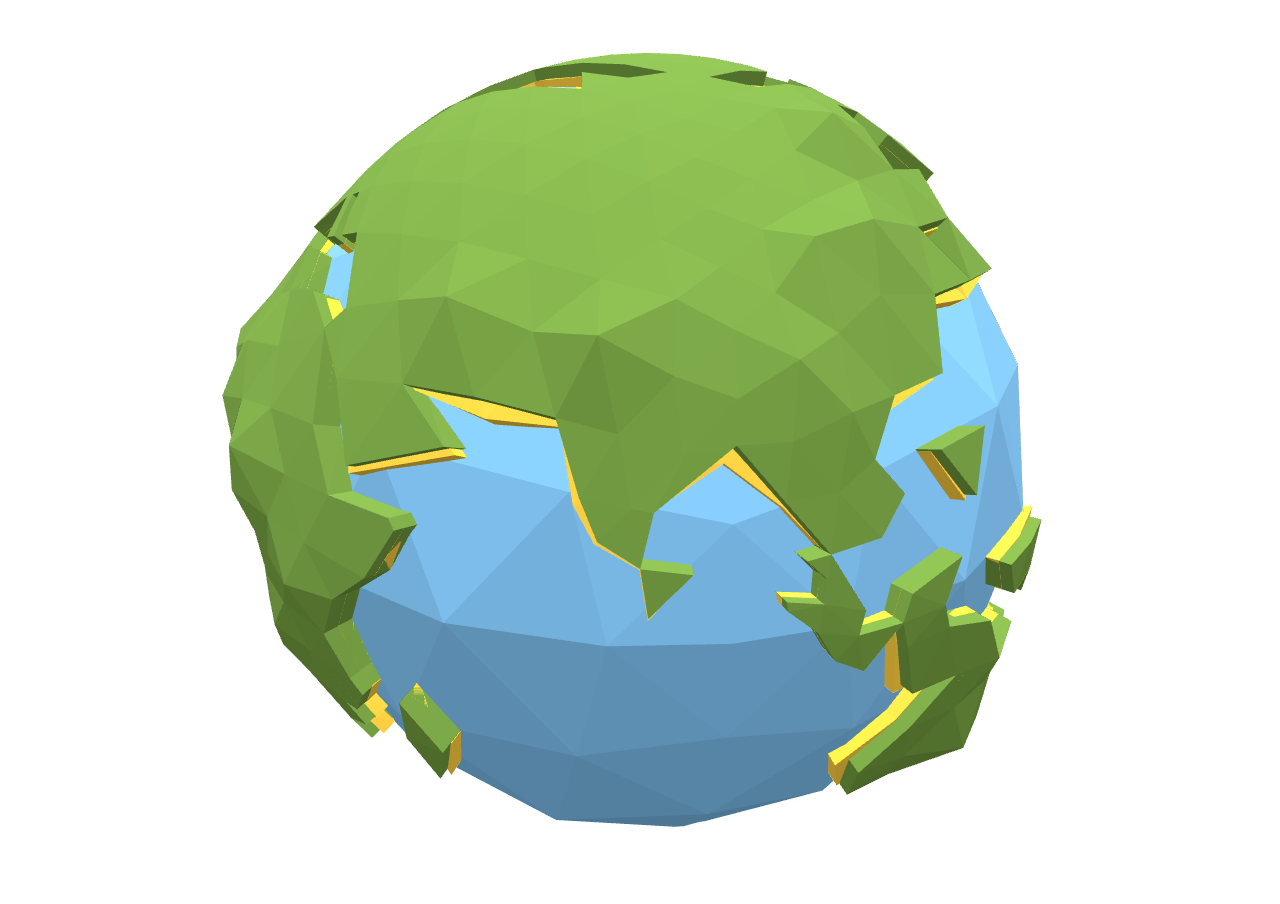
<file: index.html>
<!DOCTYPE html>
<html lang="en">
	<head>
		<link rel="stylesheet" href="stylesheet.css">
		<title>glTF Loader</title>
		<meta charset="utf-8">
		<meta name="viewport" content="width=device-width, user-scalable=no, minimum-scale=1.0, maximum-scale=1.0">
	</head>

  <body>
    <script src="js/three.js"></script>
    <script src="js/GLTFLoader.js"></script>
    <script src="js/OrbitControls.js"></script>
    <script src="js/WebGL.js"></script>

		<section id="loading-screen">

			<div class="gooey">
				<span class="dot"></span>
				<div class="dots">
					<span></span>
					<span></span>
					<span></span>
				</div>
			</div>

		</section>

    <script>

			if ( WEBGL.isWebGLAvailable() === false ) {

				document.body.appendChild( WEBGL.getWebGLErrorMessage() );

			}

			var container, controls;
			var camera, scene, renderer, object;

			var box, center, size, maxAxis;

			init();
			animate();

			function init() {

				container = document.createElement( 'div' );
				document.body.appendChild( container );

        // SCENE

				scene = new THREE.Scene();
				// scene.background = new THREE.Color( 0xFFFFFF );

				// LOADING

				const loadingManager = new THREE.LoadingManager( () => {

					const loadingScreen = document.getElementById( 'loading-screen' );
					loadingScreen.classList.add( 'fade-out' );

					// optional: remove loader from DOM via event listener
					loadingScreen.addEventListener( 'transitionend', onTransitionEnd );

				} );

				// CAMERA

				camera = new THREE.PerspectiveCamera( 45, window.innerWidth / window.innerHeight, 0.25, 1000 );
				camera.position.set( 0, 8, 20 ); // x, y, z

				// CONTROLS

				controls = new THREE.OrbitControls( camera, container );
				controls.target.set( 0, - 0.2, - 0.2 );
				controls.update();

        // LIGHTS

				var light = new THREE.HemisphereLight( 0xffffff, 0x444444 );
				light.position.set( 0, 20, 0 );
				scene.add( light );

				light = new THREE.DirectionalLight( 0xffffff );
				light.position.set( 0, 20, 2 );
				scene.add( light );

        // var light = new THREE.AmbientLight(0xffffff, 1.0);
        // scene.add(light);

				// MODEL

				var loader = new THREE.GLTFLoader( loadingManager );
				loader.load( 'model/Earth/1227 Earth.gltf', function ( gltf ) {

          object = gltf.scene;

					// object.traverse( function ( child ) {
					//
					// 	if ( child.isMesh ) {
					//
					// 		}
					//
					// } );

					// SCALE AND CENTER

					var box = new THREE.Box3().setFromObject(object);
					var center = box.getCenter(new THREE.Vector3());
					var size = box.getSize(new THREE.Vector3());
					var maxAxis = Math.max(size.x, size.y, size.z);

					object.scale.multiplyScalar(15.0 / maxAxis);
					box.setFromObject(object);
					box.getCenter(center);
					box.getSize(size);
					object.position.copy(center).multiplyScalar(-1);
					// object.position.y += (size.y * 0.125);

					// SHOW OBJECT

          scene.add( object );

					// VISUAL HELPERS
          // var axesHelper = new THREE.AxesHelper( 100 );
          // scene.add( axesHelper );
					//
					// var radius = 25;
					// var radials = 16;
					// var circles = 20;
					// var divisions = 64;
					//
					// var gridHelper = new THREE.PolarGridHelper( radius, radials, circles, divisions );
					// scene.add( gridHelper );
					//
					// var boxHelper = new THREE.BoxHelper( object, 0x000000 );
					// scene.add( boxHelper );
					//
					// scene.add( new THREE.CameraHelper( light.shadow.camera ) );

				} );

        // BACKGROUND
				renderer = new THREE.WebGLRenderer( { antialias: true }, { alpha: true } );
				renderer.setPixelRatio( window.devicePixelRatio );
				renderer.setSize( window.innerWidth, window.innerHeight );
        renderer.setClearColor( 0xFFFFFF, 1 );
				renderer.gammaOutput = true;
				renderer.gammaFactor = 2.2;
				container.appendChild( renderer.domElement );

				window.addEventListener( 'resize', onWindowResize, false );

			}

			function onWindowResize() {

				camera.aspect = window.innerWidth / window.innerHeight;
				camera.updateProjectionMatrix();
				renderer.setSize( window.innerWidth, window.innerHeight );

			}


			function animate() {

        if (object) {
            object.rotation.y += 0.005;
        }

				requestAnimationFrame( animate );
				renderer.render( scene, camera );

			}

			function onTransitionEnd( event ) {

				const element = event.target;
				element.remove();

		}

		</script>

  </body>
</html>
</file>
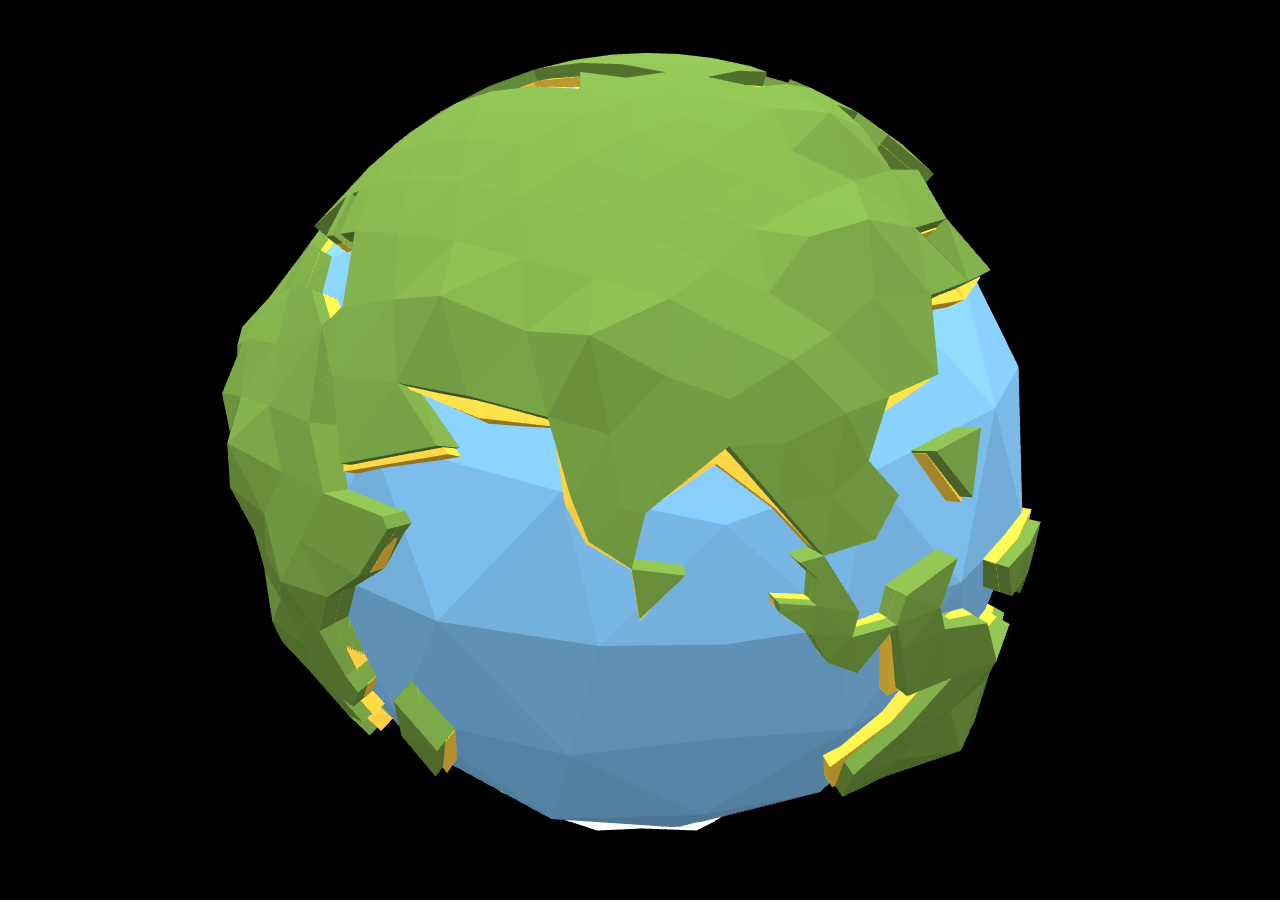
<file: loader.html>
<!DOCTYPE html>
<html lang="en">
	<head>
		<link rel="stylesheet" href="stylesheet.css">
		<title>glTF Loader</title>
		<meta charset="utf-8">
		<meta name="viewport" content="width=device-width, user-scalable=no, minimum-scale=1.0, maximum-scale=1.0">
	</head>

  <body>
    <script src="js/three.js"></script>
    <script src="js/GLTFLoader.js"></script>
    <script src="js/OrbitControls.js"></script>
    <script src="js/WebGL.js"></script>

		<section id="loading-screen">

			<div class="gooey">
				<span class="dot"></span>
				<div class="dots">
					<span></span>
					<span></span>
					<span></span>
				</div>
			</div>

		</section>

    <script>

			if ( WEBGL.isWebGLAvailable() === false ) {

				document.body.appendChild( WEBGL.getWebGLErrorMessage() );

			}

			var container, controls;
			var camera, scene, renderer, object;

			var box, center, size, maxAxis;

			init();
			animate();

			function init() {

				container = document.createElement( 'div' );
				document.body.appendChild( container );

        // SCENE

				scene = new THREE.Scene();
				// scene.background = new THREE.Color( 0xFFFFFF );

				// LOADING

				const loadingManager = new THREE.LoadingManager( () => {

					const loadingScreen = document.getElementById( 'loading-screen' );
					loadingScreen.classList.add( 'fade-out' );

					// optional: remove loader from DOM via event listener
					loadingScreen.addEventListener( 'transitionend', onTransitionEnd );

				} );

				// CAMERA

				camera = new THREE.PerspectiveCamera( 45, window.innerWidth / window.innerHeight, 0.25, 1000 );
				camera.position.set( 0, 8, 20 ); // x, y, z

				// CONTROLS

				controls = new THREE.OrbitControls( camera, container );
				controls.target.set( 0, - 0.2, - 0.2 );
				controls.update();

        // LIGHTS

				var light = new THREE.HemisphereLight( 0xffffff, 0x444444 );
				light.position.set( 0, 20, 0 );
				scene.add( light );

				light = new THREE.DirectionalLight( 0xffffff );
				light.position.set( 0, 20, 2 );
				scene.add( light );

        // var light = new THREE.AmbientLight(0xffffff, 1.0);
        // scene.add(light);

				// MODEL

				var loader = new THREE.GLTFLoader( loadingManager );
				loader.load( 'model/Earth/1227 Earth.gltf', function ( gltf ) {

          object = gltf.scene;

					// object.traverse( function ( child ) {
					//
					// 	if ( child.isMesh ) {
					//
					// 		}
					//
					// } );

					// SCALE AND CENTER

					var box = new THREE.Box3().setFromObject(object);
					var center = box.getCenter(new THREE.Vector3());
					var size = box.getSize(new THREE.Vector3());
					var maxAxis = Math.max(size.x, size.y, size.z);

					object.scale.multiplyScalar(15.0 / maxAxis);
					box.setFromObject(object);
					box.getCenter(center);
					box.getSize(size);
					object.position.copy(center).multiplyScalar(-1);
					// object.position.y += (size.y * 0.125);

					// SHOW OBJECT

          scene.add( object );

					// VISUAL HELPERS
          // var axesHelper = new THREE.AxesHelper( 100 );
          // scene.add( axesHelper );
					//
					// var radius = 25;
					// var radials = 16;
					// var circles = 20;
					// var divisions = 64;
					//
					// var gridHelper = new THREE.PolarGridHelper( radius, radials, circles, divisions );
					// scene.add( gridHelper );
					//
					// var boxHelper = new THREE.BoxHelper( object, 0x000000 );
					// scene.add( boxHelper );
					//
					// scene.add( new THREE.CameraHelper( light.shadow.camera ) );

				} );

        // BACKGROUND
				renderer = new THREE.WebGLRenderer( { antialias: true }, { alpha: true } );
				renderer.setPixelRatio( window.devicePixelRatio );
				renderer.setSize( window.innerWidth, window.innerHeight );
        // renderer.setClearColor( 0xFFFFFF, 1 );
				renderer.gammaOutput = true;
				renderer.gammaFactor = 2.2;
				container.appendChild( renderer.domElement );

				window.addEventListener( 'resize', onWindowResize, false );

			}

			function onWindowResize() {

				camera.aspect = window.innerWidth / window.innerHeight;
				camera.updateProjectionMatrix();
				renderer.setSize( window.innerWidth, window.innerHeight );

			}


			function animate() {

        if (object) {
            object.rotation.y += 0.005;
        }

				requestAnimationFrame( animate );
				renderer.render( scene, camera );

			}

			function onTransitionEnd( event ) {

				const element = event.target;
				element.remove();

		}

		</script>

  </body>
</html>
</file>
<file: stylesheet.css>
body {
	margin: 0px;
	overflow: hidden;
	background-color: none transparent;
}

#loading-screen {
	position: absolute;
	z-index: 2;
	top: 0;
	left: 0;
	width: 100%;
	height: 100%;
	background-color: #FFFFFF;
	opacity: 1;
 	transition: 1s opacity;
}

#loading-screen.fade-out {
    opacity: 0;
}

/* Credit: https://dribbble.com/shots/5092176-Newton-Loader */

.gooey {
  position: absolute;
  top: 50%;
  left: 50%;
  width: 142px;
  height: 40px;
  margin: -20px 0 0 -71px;
  background: #fff;
  filter: contrast(20);
}
.gooey .dot {
  position: absolute;
  width: 16px;
  height: 16px;
  top: 12px;
  left: 15px;
  filter: blur(4px);
  background: #000;
  border-radius: 50%;
  transform: translateX(0);
  animation: dot 2.8s infinite;
}
.gooey .dots {
  transform: translateX(0);
  margin-top: 12px;
  margin-left: 31px;
  animation: dots 2.8s infinite;
}
.gooey .dots span {
  display: block;
  float: left;
  width: 16px;
  height: 16px;
  margin-left: 16px;
  filter: blur(4px);
  background: #000;
  border-radius: 50%;
}
@-moz-keyframes dot {
  50% {
    transform: translateX(96px);
  }
}
@-webkit-keyframes dot {
  50% {
    transform: translateX(96px);
  }
}
@-o-keyframes dot {
  50% {
    transform: translateX(96px);
  }
}
@keyframes dot {
  50% {
    transform: translateX(96px);
  }
}
@-moz-keyframes dots {
  50% {
    transform: translateX(-31px);
  }
}
@-webkit-keyframes dots {
  50% {
    transform: translateX(-31px);
  }
}
@-o-keyframes dots {
  50% {
    transform: translateX(-31px);
  }
}
@keyframes dots {
  50% {
    transform: translateX(-31px);
  }
}
</file>
